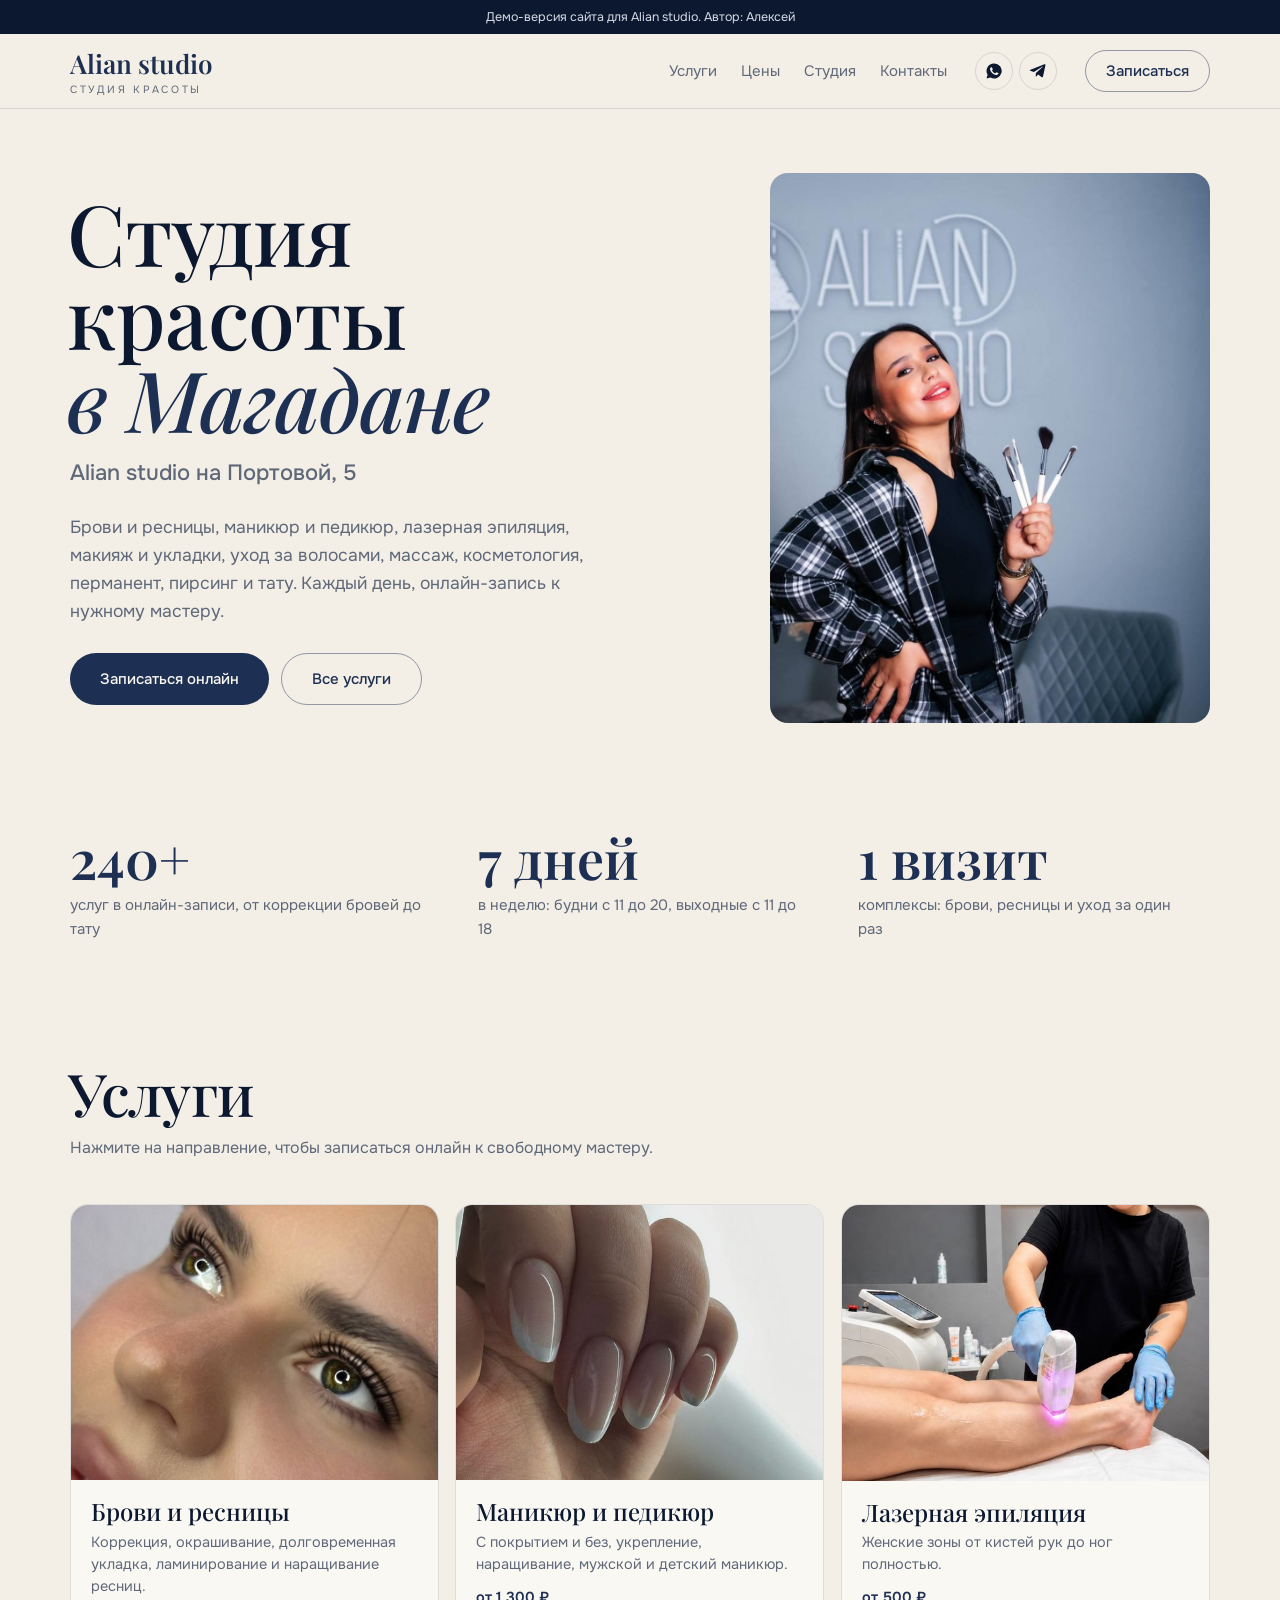
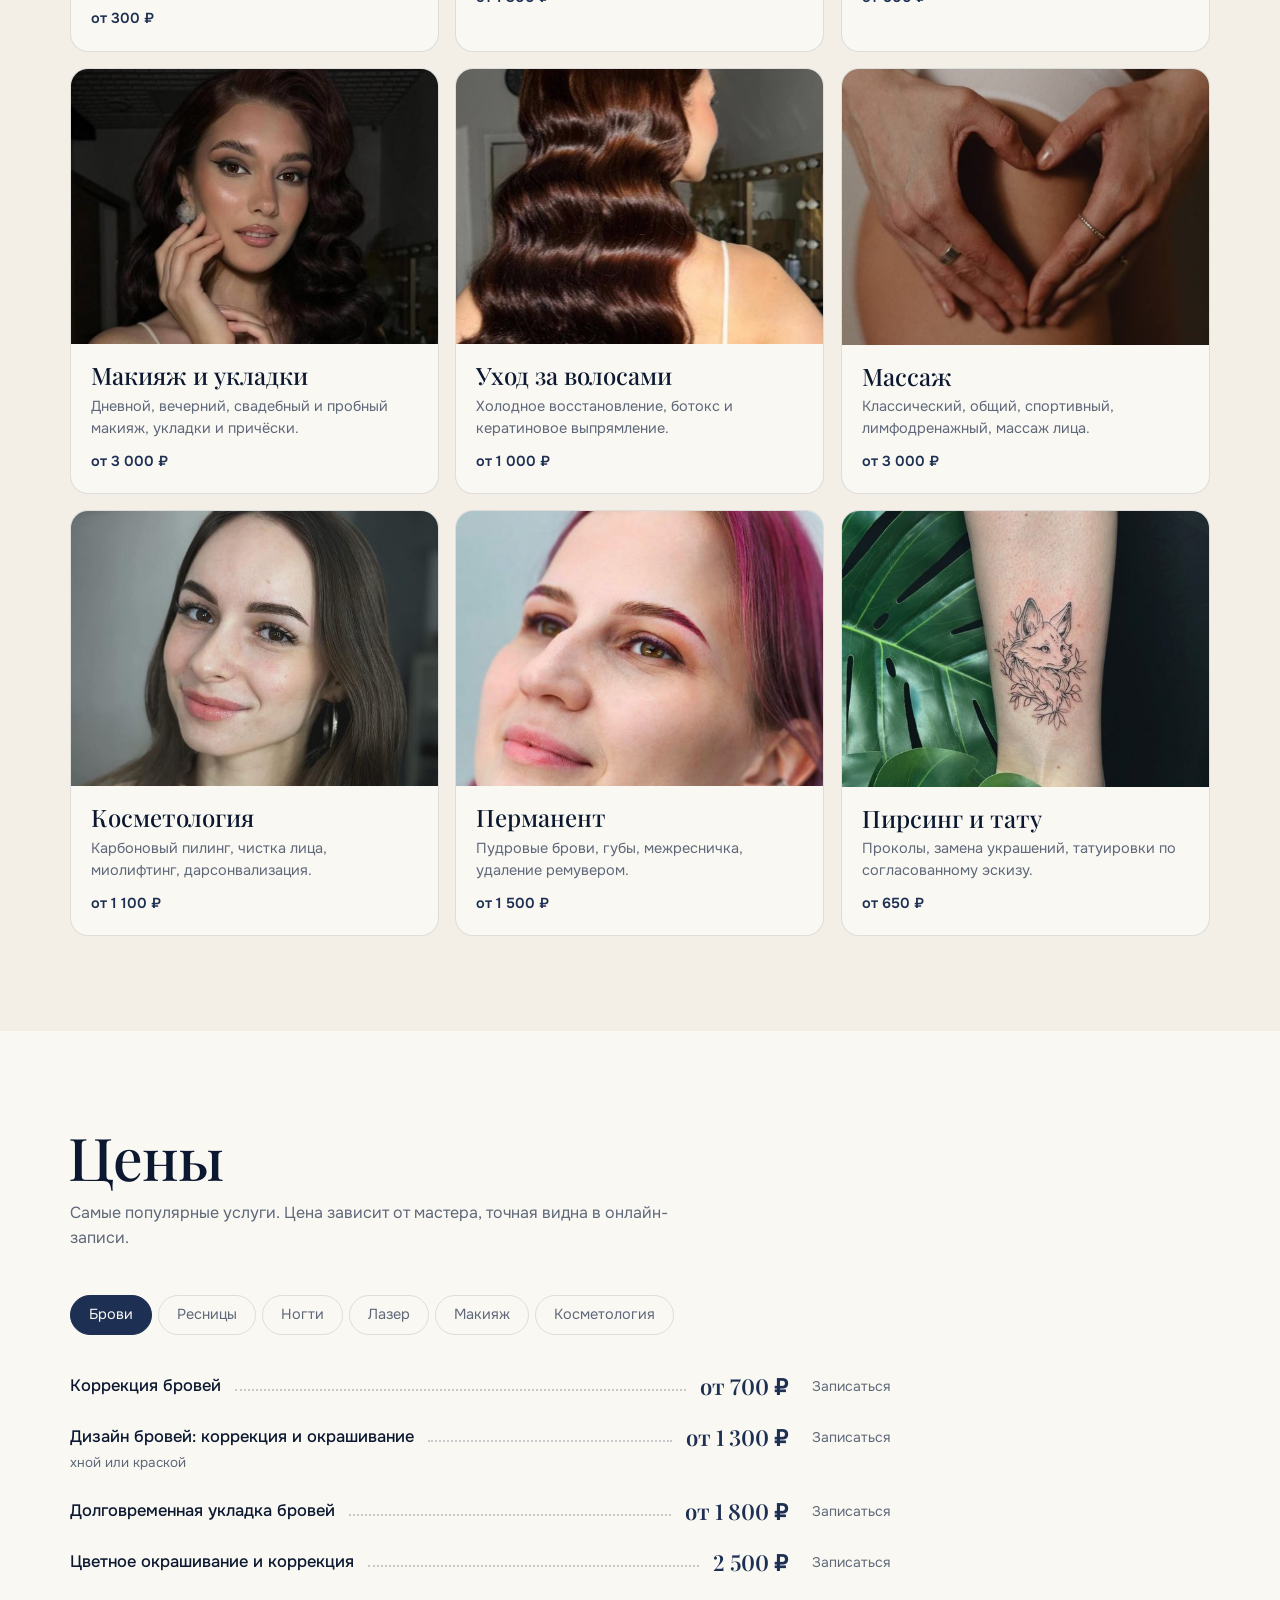
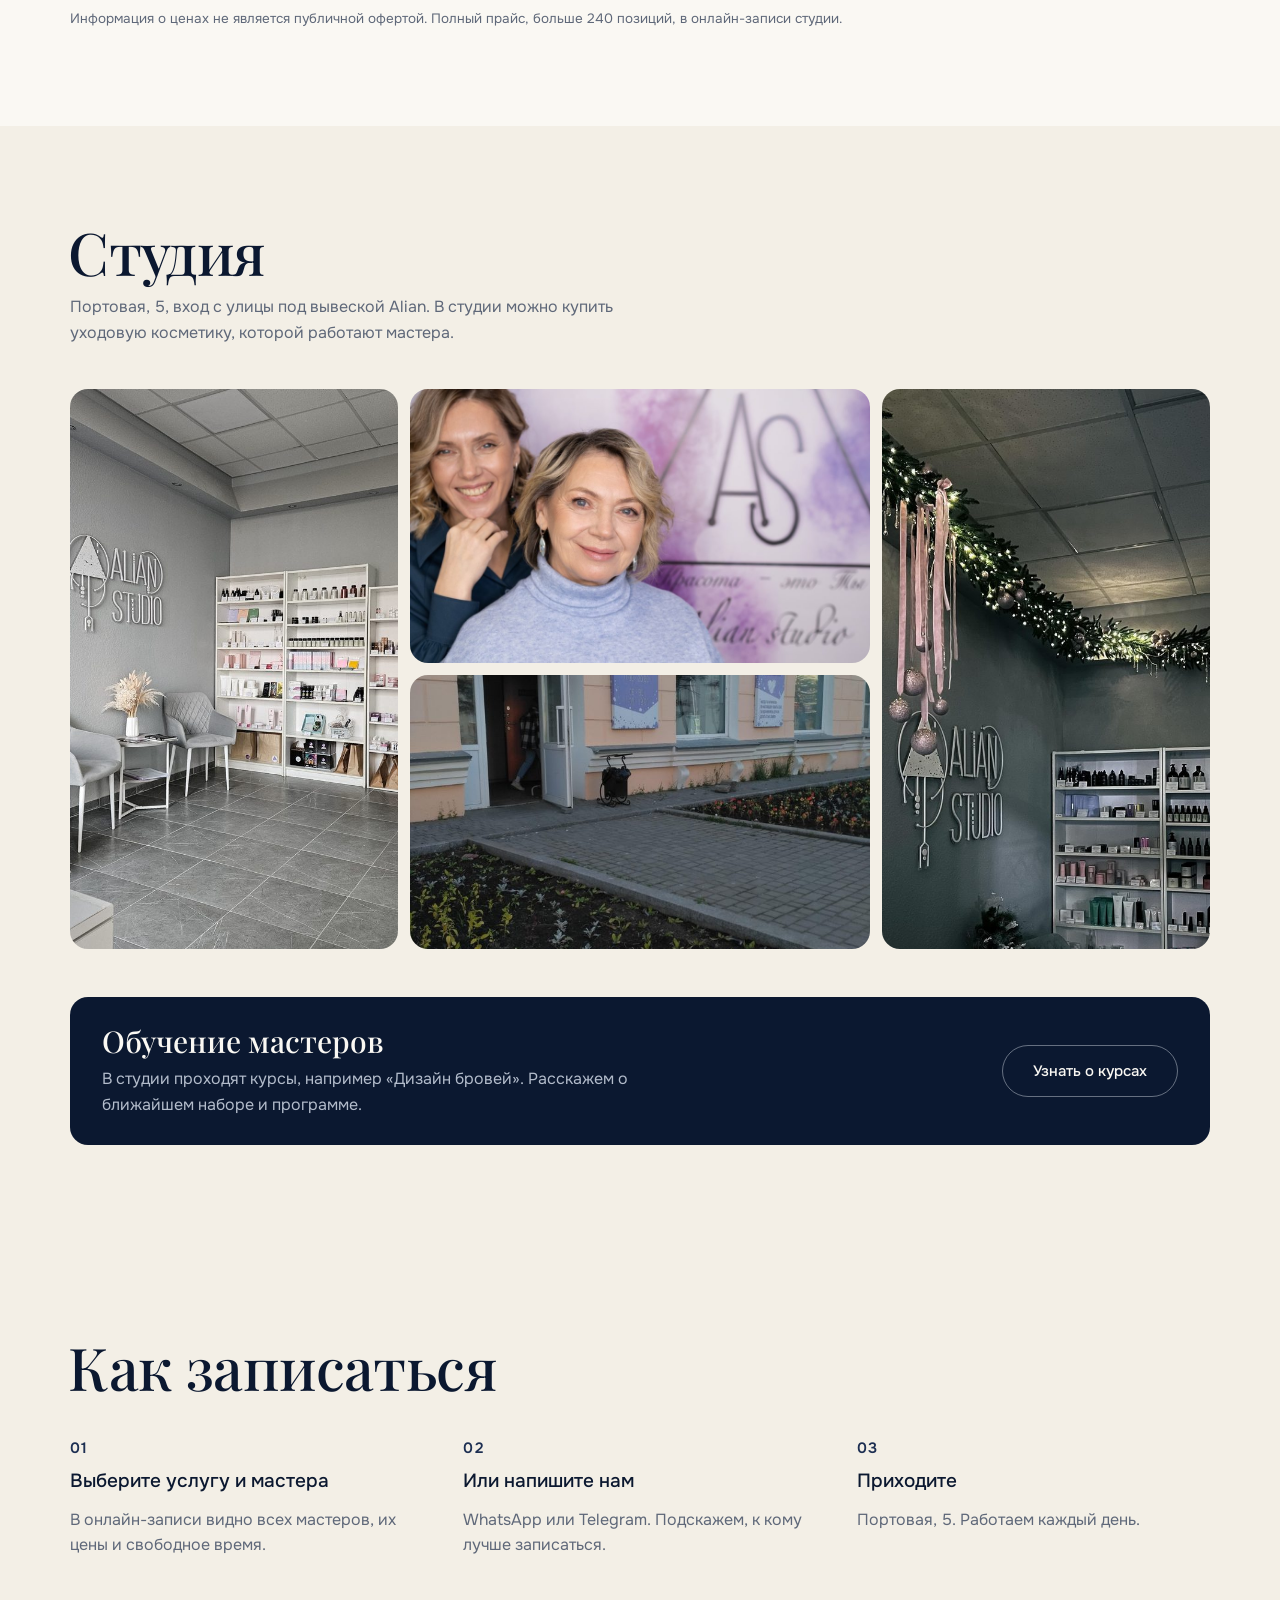
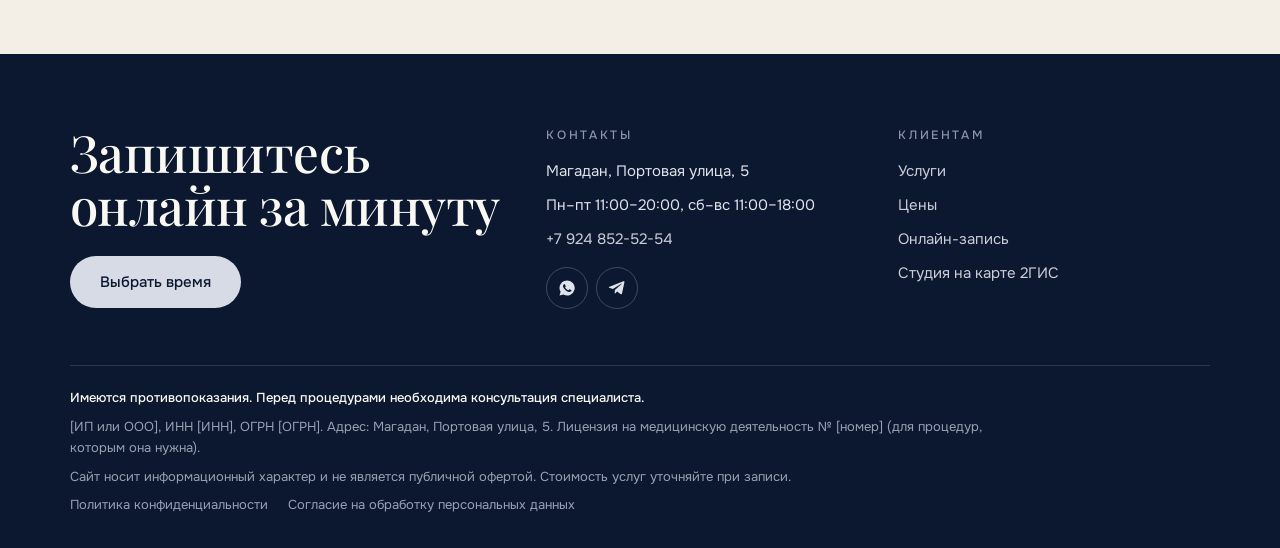
<file: index.html>
<!doctype html>
<html lang="ru">
<head>
<meta charset="utf-8">
<meta name="viewport" content="width=device-width, initial-scale=1">
<meta name="robots" content="noindex, nofollow">
<title>Alian studio: студия красоты в Магадане</title>
<meta name="description" content="Alian studio, Магадан, Портовая 5. Брови и ресницы, маникюр и педикюр, лазерная эпиляция, макияж, уход за волосами, массаж, косметология, перманент, пирсинг и тату. Онлайн-запись.">
<link rel="icon" href="data:image/svg+xml,%3Csvg xmlns='http://www.w3.org/2000/svg' viewBox='0 0 32 32'%3E%3Crect width='32' height='32' rx='16' fill='%231d2f52'/%3E%3Ctext x='16' y='21.5' text-anchor='middle' font-family='Georgia' font-size='15' fill='%23f3efe6'%3EA%3C/text%3E%3C/svg%3E">
<link rel="preconnect" href="https://fonts.googleapis.com">
<link rel="stylesheet" href="https://fonts.googleapis.com/css2?family=Playfair+Display:ital,wght@0,500;0,600;1,500&family=Onest:wght@400;500;600&display=swap">
<style>
/* Палитра «тёмно-синий и слоновая кость» под серо-голубую стену студии: светлая страница,
   тёмно-синие кнопки и подвал. Заголовки Playfair, текст Onest. */
:root {
  --bg: #f3efe6;
  --paper: #faf8f3;
  --ink: #0b1830;
  --muted: #5f6879;
  --line: rgba(11,24,48,.12);
  --wine: #1d2f52;
  --wine-deep: #0b1830;
  --champ: #8c96a8;
  --champ-l: #d6dbe5;
  --wa: #25d366; --tg: #2aabee; --vk: #0077ff;
  --f: "Onest", system-ui, -apple-system, "Segoe UI", sans-serif;
  --fd: "Playfair Display", Georgia, "Times New Roman", serif;
  --wrap: 1180px;
}
* { box-sizing: border-box }
html { scroll-behavior: smooth }
body { margin: 0; background: var(--bg); color: var(--ink); font: 400 16px/1.6 var(--f); -webkit-font-smoothing: antialiased }
img { display: block; max-width: 100% }
a { color: inherit }
button { font: inherit; color: inherit }
.wrap { max-width: var(--wrap); margin: 0 auto; padding-inline: 20px }
h1, h2, h3 { margin: 0; font-weight: 500; text-wrap: balance }
h1, h2 { font-family: var(--fd); letter-spacing: -0.01em }
.ico { width: 18px; height: 18px; flex: 0 0 auto; fill: currentColor }
.eyebrow { font-size: 12px; letter-spacing: .22em; text-transform: uppercase; color: var(--wine); font-weight: 500 }

.demo { background: var(--wine-deep); color: var(--champ-l); font-size: 12.5px; text-align: center; padding: 7px 16px }

header { position: sticky; top: 0; z-index: 30; background: rgba(243,239,230,.9); backdrop-filter: blur(12px); border-bottom: 1px solid var(--line) }
.bar { display: flex; align-items: center; gap: 28px; height: 74px }
.logo { text-decoration: none; display: grid; gap: 4px; line-height: 1; margin-right: auto }
.logo b { font: 600 26px var(--fd); color: var(--wine) }
.logo small { font-size: 10.5px; color: var(--muted); letter-spacing: .26em; text-transform: uppercase }
nav { display: flex; gap: 24px; font-size: 15px }
nav a { text-decoration: none; color: var(--muted); transition: color .2s }
nav a:hover { color: var(--ink) }
.icons { display: flex; gap: 6px }
.icons a { width: 38px; height: 38px; border-radius: 50%; display: grid; place-items: center; border: 1px solid var(--line); transition: border-color .2s, color .2s }
.icons a:hover { border-color: var(--wine); color: var(--wine) }
@media (max-width: 960px) { nav { display: none } .bar { gap: 12px } }
@media (max-width: 560px) { .icons .vk, .bar .btn-out { display: none } .logo b { font-size: 24px } }

.btn, .btn-out { display: inline-flex; align-items: center; justify-content: center; gap: 8px; height: 52px; padding: 0 30px; border-radius: 999px; font: 500 15px var(--f); text-decoration: none; cursor: pointer; white-space: nowrap; transition: background .25s, color .25s, transform .15s, box-shadow .25s, border-color .25s }
.btn { background: var(--wine); color: var(--paper); border: 0 }
.btn:hover { background: var(--wine-deep); box-shadow: 0 10px 30px rgba(29,47,82,.25) }
.btn-out { background: transparent; color: var(--wine); border: 1px solid rgba(29,47,82,.45) }
.btn-out:hover { background: var(--wine); color: var(--paper) }
.btn:active, .btn-out:active { transform: scale(.97) }
.bar .btn-out { height: 42px; padding: 0 20px }

/* первый экран */
.hero { display: grid; grid-template-columns: minmax(0, 1.1fr) minmax(0, .9fr); gap: 56px; align-items: center; padding-block: 64px 80px }
.hero-text { display: grid; gap: 24px }
.hero h1 { font-size: clamp(48px, 6.6vw, 94px); line-height: .98; margin-left: -0.035em }
.hero h1 em { font-style: italic; color: var(--wine) }
.hero .who { margin: -4px 0 0; font: 500 clamp(18px, 1.8vw, 22px)/1.35 var(--f) }
.hero p { margin: 0; font-size: 17.5px; color: var(--muted); max-width: 32em }
.cta { display: flex; flex-wrap: wrap; gap: 12px; margin-top: 4px }
.shot { position: relative; justify-self: end; width: min(100%, 440px) }
.shot .frame { position: relative; border-radius: 18px; overflow: hidden; aspect-ratio: 4 / 5 }
.shot .frame img { width: 100%; height: 100%; object-fit: cover }
.tag { position: absolute; left: -36px; bottom: 40px; background: var(--paper); border-radius: 18px; padding: 16px 20px; display: grid; gap: 2px; box-shadow: 0 20px 40px rgba(11,24,48,.18) }
.tag b { font: 600 32px/1 var(--fd); color: var(--wine) }
.tag span { font-size: 13px; line-height: 1.3; color: var(--muted) }
@media (max-width: 900px) {
  .hero { grid-template-columns: minmax(0, 1fr); gap: 40px; padding-block: 36px 56px }
  .shot { justify-self: center; width: min(100%, 380px) }
  .tag { left: -8px }
}

.facts { display: grid; grid-template-columns: repeat(3, minmax(0, 1fr)) }
.fact { padding: 28px 28px 26px; display: grid; gap: 8px; align-content: start }
.fact:first-child { padding-left: 0 }
.fact b { font: 600 clamp(36px, 4.2vw, 54px)/1 var(--fd); color: var(--wine) }
.fact span { color: var(--muted); font-size: 15px }
@media (max-width: 720px) { .facts { grid-template-columns: minmax(0, 1fr) } .fact { padding-inline: 0; padding-block: 14px } }

section { padding-block: 96px }
.sec-head { display: grid; gap: 12px; margin-bottom: 44px }
.sec-head h2 { font-size: clamp(38px, 4.6vw, 60px); line-height: 1.02; margin-left: -0.03em }
.sec-head p { margin: 0; color: var(--muted); max-width: 38em }

/* направления */
.dirs { display: grid; grid-template-columns: repeat(3, minmax(0, 1fr)); gap: 16px }
@media (max-width: 900px) { .dirs { grid-template-columns: repeat(2, minmax(0, 1fr)) } }
@media (max-width: 520px) { .dirs { grid-template-columns: minmax(0, 1fr) } }
.dir { position: relative; background: var(--paper); border: 1px solid var(--line); border-radius: 18px; overflow: hidden; display: flex; flex-direction: column; text-align: left; padding: 0; cursor: pointer; transition: border-color .3s, box-shadow .3s }
.dir:hover { border-color: rgba(29,47,82,.35); box-shadow: 0 14px 34px rgba(11,24,48,.10) }
.dir .ph { aspect-ratio: 4 / 3; overflow: hidden }
.dir .ph img { width: 100%; height: 100%; object-fit: cover; transition: transform .8s cubic-bezier(.2,.7,.2,1) }
.dir:hover .ph img { transform: scale(1.05) }
.dir .tx { padding: 18px 20px 20px; display: grid; gap: 6px }
.dir h3 { font: 500 24px/1.15 var(--fd) }
.dir p { margin: 0; color: var(--muted); font-size: 14.5px; line-height: 1.5 }
.dir .from { color: var(--wine); font-size: 14.5px; font-weight: 600; margin-top: 4px }

/* программы для двоих: тёмный блок */
.duo-sec { background: var(--wine-deep); color: var(--paper) }
.duo-sec .eyebrow { color: var(--champ) }
.duo-sec .sec-head p { color: #b3bccb }
.duo { display: grid; grid-template-columns: repeat(4, minmax(0, 1fr)); gap: 14px }
@media (max-width: 960px) { .duo { grid-template-columns: repeat(2, minmax(0, 1fr)) } }
@media (max-width: 520px) { .duo { grid-template-columns: minmax(0, 1fr) } }
.prog { position: relative; border: 1px solid rgba(214,219,229,.22); border-radius: 18px; padding: 26px 24px; display: flex; flex-direction: column; align-items: flex-start; gap: 10px; background: rgba(255,255,255,.03) }
.prog.top { border-color: var(--champ); background: rgba(184,154,122,.10) }
.prog .n { font-size: 12px; letter-spacing: .2em; text-transform: uppercase; color: var(--champ) }
.prog h3 { font: 500 26px/1.1 var(--fd) }
.prog .sum { font: 600 30px/1 var(--fd); color: var(--champ-l) }
.prog p { margin: 0 0 12px; color: #b3bccb; font-size: 14.5px }
.prog .btn-out { margin-top: auto; height: 44px; padding: 0 22px; color: var(--paper); border-color: rgba(214,219,229,.45) }
.prog .btn-out:hover { background: var(--champ); border-color: var(--champ); color: var(--wine-deep) }

/* прайс узкой колонкой: название и цена связаны точечной линией */
.tabs { display: flex; gap: 6px; flex-wrap: wrap; margin-bottom: 26px }
.tabs button { border: 1px solid var(--line); background: transparent; height: 40px; padding: 0 18px; border-radius: 999px; font-size: 14.5px; cursor: pointer; white-space: nowrap; color: var(--muted); transition: background .2s, color .2s, border-color .2s }
.tabs button:hover { color: var(--ink); border-color: rgba(11,24,48,.3) }
.tabs button[aria-selected="true"] { background: var(--wine); border-color: var(--wine); color: var(--paper) }
.plist { max-width: 820px }
.pr { display: grid; grid-template-columns: auto minmax(28px, 1fr) auto auto; column-gap: 14px; align-items: start; padding-block: 13px }
.pr .nm { max-width: 30em; font-weight: 500; font-size: 16.5px; line-height: 1.45 }
.pr small { grid-column: 1 / 3; grid-row: 2; color: var(--muted); font-size: 13.5px; margin-top: 2px }
.pr .lead { height: 17px; border-bottom: 2px dotted rgba(11,24,48,.22) }
.pr .sum { font: 600 22px/24px var(--fd); color: var(--wine); white-space: nowrap; font-variant-numeric: lining-nums tabular-nums }
.pr button { border: 0; background: none; color: var(--muted); font-size: 14px; line-height: 24px; cursor: pointer; padding: 0; margin-left: 10px; border-bottom: 1px solid transparent; transition: color .2s, border-color .2s }
.pr button:hover { color: var(--wine); border-color: var(--wine) }
@media (max-width: 600px) { .pr { grid-template-columns: minmax(0, auto) minmax(16px, 1fr) auto; row-gap: 4px } .pr small { grid-column: 1 / -1 } .pr button { grid-column: 1; grid-row: 3; margin-left: 0; justify-self: start } }
.p-note { margin: 20px 0 0; font-size: 13.5px; color: var(--muted); max-width: 820px }

/* атмосфера */
.gal { display: grid; grid-template-columns: 1fr 1.4fr 1fr; grid-template-rows: 1fr 1fr; gap: 12px; height: 560px }
.gal div { border-radius: 18px; overflow: hidden }
.gal div:first-child { grid-row: span 2 } .gal div:nth-child(3) { grid-column: 3; grid-row: 1 / 3 } .gal div:nth-child(4) { grid-column: 2; grid-row: 2 }
.gal img { width: 100%; height: 100%; object-fit: cover; transition: transform .8s cubic-bezier(.2,.7,.2,1) }
.gal div:hover img { transform: scale(1.04) }
@media (max-width: 760px) { .gal { grid-template-columns: 1fr 1fr; grid-template-rows: 260px 200px; height: auto } .gal div:nth-child(n) { grid-column: auto; grid-row: auto } }

.steps { display: grid; grid-template-columns: repeat(3, minmax(0, 1fr)); gap: 40px }
@media (max-width: 800px) { .steps { grid-template-columns: minmax(0, 1fr); gap: 28px } }
.step { display: grid; gap: 10px; align-content: start }
.step .n { font: 600 15px/1 var(--f); color: var(--wine); letter-spacing: .08em }
.step h3 { font-size: 19px; font-weight: 500 }
.step p { margin: 0; color: var(--muted) }

footer { background: var(--wine-deep); color: #dfe3ea; padding-block: 72px 32px }
footer a { color: inherit }
.f-top { display: grid; grid-template-columns: 1.4fr 1fr 1fr; gap: 40px; align-items: start }
@media (max-width: 860px) { .f-top { grid-template-columns: minmax(0, 1fr) } }
.f-top h2 { font-size: clamp(36px, 4vw, 52px); line-height: 1.04; color: var(--paper) }
.f-top .btn { margin-top: 24px; background: var(--champ-l); color: var(--wine-deep) }
.f-top .btn:hover { background: var(--paper) }
.fcol { display: grid; gap: 10px; font-size: 15px; align-content: start }
.fcol h4 { margin: 0 0 4px; font-size: 12px; letter-spacing: .22em; text-transform: uppercase; color: var(--champ); font-weight: 500 }
.fcol a { text-decoration: none; opacity: .9 }
.fcol a:hover { opacity: 1; color: var(--champ-l) }
.soc { display: flex; gap: 8px; margin-top: 6px }
.soc a { width: 42px; height: 42px; border-radius: 50%; display: grid; place-items: center; border: 1px solid rgba(214,219,229,.25); opacity: 1 }
.soc a:hover { border-color: var(--champ); color: var(--champ-l) }
.legal { border-top: 1px solid rgba(214,219,229,.16); margin-top: 56px; padding-top: 22px; display: grid; gap: 8px; font-size: 13px; color: #98a1b2 }
.legal p { margin: 0; max-width: 72em }
.legal strong { color: var(--paper); font-weight: 500 }
.legal nav { display: flex; gap: 20px; flex-wrap: wrap; font-size: 13px }
.legal nav a { color: #98a1b2 }

/* окно записи */
.sheet-bg { position: fixed; inset: 0; background: rgba(11,24,48,.45); z-index: 50; opacity: 0; pointer-events: none; transition: opacity .25s }
.sheet { position: fixed; left: 50%; bottom: 0; z-index: 51; width: min(440px, 100%); transform: translate(-50%, 104%); background: var(--paper); border-radius: 24px 24px 0 0; padding: 22px 22px calc(22px + env(safe-area-inset-bottom, 0px)); transition: transform .35s cubic-bezier(.2,.8,.2,1) }
@media (min-width: 700px) { .sheet { bottom: 50%; border-radius: 24px; transform: translate(-50%, 60%) scale(.96); opacity: 0; transition: transform .3s cubic-bezier(.2,.8,.2,1), opacity .25s } }
.open .sheet-bg { opacity: 1; pointer-events: auto }
.sheet { pointer-events: none } .open .sheet { pointer-events: auto } /* скрытое окно не должно ловить мышь */
.open .sheet { transform: translate(-50%, 0) }
@media (min-width: 700px) { .open .sheet { transform: translate(-50%, 50%) scale(1); opacity: 1 } }
.sheet-top { display: flex; gap: 12px; align-items: start; margin-bottom: 18px }
.sheet-top b { display: block; font: 500 26px/1.15 var(--fd); margin-top: 4px }
.x { margin-left: auto; width: 36px; height: 36px; border-radius: 50%; border: 1px solid var(--line); background: transparent; cursor: pointer; font-size: 16px; line-height: 1; flex: 0 0 auto }
.via { display: grid; gap: 8px }
.via a, .via button { display: flex; align-items: center; gap: 12px; height: 54px; padding: 0 16px; border-radius: 999px; border: 1px solid var(--line); background: transparent; text-decoration: none; font-weight: 500; font-size: 16px; cursor: pointer; transition: border-color .2s, background .2s }
.via a:hover, .via button:hover { border-color: var(--wine); background: rgba(29,47,82,.04) }
.via .badge { width: 32px; height: 32px; border-radius: 50%; display: grid; place-items: center; color: #fff }
.via .hint { margin-left: auto; color: var(--muted); font-weight: 400; font-size: 13px }
.note { font-size: 12.5px; color: var(--muted); margin: 14px 0 0 }
.note a { color: var(--muted) }
.toast { position: fixed; left: 50%; top: 18px; transform: translate(-50%, -80px); background: var(--wine); color: var(--paper); padding: 10px 18px; border-radius: 999px; z-index: 60; font-size: 14px; transition: transform .3s }
.toast.on { transform: translate(-50%, 0) }

.mbar { display: none }
@media (max-width: 680px) {
  .mbar { display: flex; gap: 8px; position: fixed; left: 12px; right: 12px; bottom: calc(env(safe-area-inset-bottom, 0px) + 12px); z-index: 40 }
  .mbar .btn { flex: 1; height: 54px; box-shadow: 0 10px 28px rgba(11,24,48,.3) }
  .mbar .sq { flex: 0 0 54px; height: 54px; border-radius: 50%; display: grid; place-items: center; color: #fff; box-shadow: 0 10px 28px rgba(11,24,48,.3) }
  footer { padding-bottom: 100px }
}

/* наклон за курсором */
.tilt { will-change: transform; transition: transform .5s cubic-bezier(.2,.7,.2,1) }
.tilt.moving { transition: transform .08s linear }
.tilt::after { content: ""; position: absolute; inset: 0; border-radius: inherit; pointer-events: none; opacity: 0; transition: opacity .3s;
  background: radial-gradient(circle 240px at var(--gx, 50%) var(--gy, 50%), rgba(255,255,255,.22), transparent 60%) }
.tilt.moving::after { opacity: 1 }

/* проявление: быстро, шапка раздела целиком */
.js .rise { opacity: 0; transform: translateY(18px); transition: opacity .5s ease, transform .5s cubic-bezier(.2,.7,.2,1) }
.js .rise.in { opacity: 1; transform: none }
.js .unblur { opacity: 0; filter: blur(6px); transform: translateY(6px); transition: opacity .3s ease, filter .3s ease, transform .3s cubic-bezier(.2,.7,.2,1) }
.js .unblur.in { opacity: 1; filter: blur(0); transform: none }
@keyframes up { from { opacity: 0; transform: translateY(22px) } to { opacity: 1; transform: none } }
@keyframes clear { from { opacity: 0; filter: blur(10px) } to { opacity: 1; filter: blur(0) } }
.hero-text > * { animation: up .7s cubic-bezier(.2,.7,.2,1) both }
.hero h1 { animation: clear .7s ease both }
.hero-text > *:nth-child(2) { animation-delay: .15s } .hero-text > *:nth-child(3) { animation-delay: .25s } .hero-text > *:nth-child(4) { animation-delay: .35s }
.shot .frame img { animation: clear .9s ease .1s both }
@media (prefers-reduced-motion: reduce) {
  *, *::before, *::after { animation: none !important; transition: none !important }
  .js .rise, .js .unblur { opacity: 1; transform: none; filter: none }
}
:focus-visible { outline: 2px solid var(--wine); outline-offset: 3px }
.price-sec { background: var(--paper) }
.via .main { background: var(--wine); color: var(--paper); border-color: var(--wine) }
.via .main:hover { background: var(--wine-deep) }
.via .main .hint { color: #b3bccb }
.dir .ph { aspect-ratio: 4 / 3 }
.dir { text-decoration: none; color: inherit }
.learn { margin-top: 48px; padding: 28px 32px; border-radius: 18px; background: var(--wine-deep); color: var(--paper); display: flex; gap: 24px; align-items: center; justify-content: space-between }
.learn h3 { font: 500 30px/1.1 var(--fd) }
.learn p { margin: 8px 0 0; color: #b3bccb; max-width: 36em }
.learn .btn-out { color: var(--paper); border-color: rgba(214,219,229,.45); flex: 0 0 auto }
.learn .btn-out:hover { background: var(--paper); color: var(--wine-deep) }
@media (max-width: 700px) { .learn { flex-direction: column; align-items: flex-start } }
</style>
</head>
<body>

<svg width="0" height="0" style="position:absolute" aria-hidden="true">
  <symbol id="i-wa" viewBox="0 0 24 24"><path d="M12 2a9.9 9.9 0 0 0-8.5 15L2 22l5.2-1.4A10 10 0 1 0 12 2Zm5.4 14c-.2.6-1.3 1.2-1.8 1.3-.5 0-1 .2-3.2-.7-2.7-1.1-4.4-3.9-4.6-4.1-.1-.2-1.1-1.5-1.1-2.8 0-1.4.7-2 1-2.3.2-.3.5-.3.7-.3h.5c.2 0 .4 0 .6.5l.8 2c.1.2.1.4 0 .5l-.3.5-.4.4c-.1.1-.3.3-.1.6.2.3.8 1.2 1.6 1.9 1.1 1 2 1.3 2.3 1.4.3.2.5.1.6 0l.9-1c.2-.3.4-.2.6-.1l1.9.9c.3.1.5.2.5.3.1.2.1.8-.1 1.4Z"/></symbol>
  <symbol id="i-tg" viewBox="0 0 24 24"><path d="m21.9 4.4-3.2 15c-.2 1.1-.9 1.3-1.7.8l-4.8-3.5-2.3 2.2c-.3.3-.5.5-1 .5l.3-4.9 8.9-8c.4-.4-.1-.6-.6-.2l-11 6.9-4.7-1.5c-1-.3-1-1 .2-1.5L20.5 3c.9-.3 1.7.2 1.4 1.4Z"/></symbol>
  <symbol id="i-vk" viewBox="0 0 24 24"><path d="M12.9 18.2C6.8 18.2 3.3 14 3.1 7h3.1c.1 5.1 2.4 7.3 4.2 7.7V7h2.9v4.4c1.8-.2 3.7-2.2 4.3-4.4h2.9a8.6 8.6 0 0 1-3.9 5.6 9 9 0 0 1 4.6 5.6h-3.2a5.6 5.6 0 0 0-4.7-4v4h-.4Z"/></symbol>
  <symbol id="i-tel" viewBox="0 0 24 24"><path d="M6.6 10.8a15.1 15.1 0 0 0 6.6 6.6l2.2-2.2c.3-.3.7-.4 1-.2 1.1.4 2.3.6 3.6.6.6 0 1 .4 1 1V20c0 .6-.4 1-1 1A17 17 0 0 1 3 4c0-.6.4-1 1-1h3.5c.6 0 1 .4 1 1 0 1.2.2 2.4.6 3.6.1.3 0 .7-.2 1l-2.3 2.2Z"/></symbol>
  <symbol id="i-cal" viewBox="0 0 24 24"><path d="M7 2h2v2h6V2h2v2h3a1 1 0 0 1 1 1v15a1 1 0 0 1-1 1H4a1 1 0 0 1-1-1V5a1 1 0 0 1 1-1h3V2Zm12 8H5v9h14v-9ZM7 12h4v4H7v-4Z"/></symbol>
</svg>

<div class="demo">Демо-версия сайта для Alian studio. Автор: Алексей</div>

<header>
  <div class="wrap bar">
    <a class="logo" href="#top"><b>Alian studio</b><small>студия красоты</small></a>
    <nav aria-label="Разделы"><a href="#dirs">Услуги</a><a href="#prices">Цены</a><a href="#studio">Студия</a><a href="#contacts">Контакты</a></nav>
    <div class="icons">
      <a href="https://wa.me/79248525254" target="_blank" rel="noopener" aria-label="WhatsApp"><svg class="ico"><use href="#i-wa"/></svg></a>
      <a href="https://t.me/alianstudio" target="_blank" rel="noopener" aria-label="Telegram"><svg class="ico"><use href="#i-tg"/></svg></a>
    </div>
    <a class="btn-out" href="https://b92463.yclients.com/company/105997/personal/select-services?o=" target="_blank" rel="noopener">Записаться</a>
  </div>
</header>

<main id="top">
  <div class="wrap hero">
    <div class="hero-text">
      <h1>Студия красоты <em>в&nbsp;Магадане</em></h1>
      <p class="who">Alian studio на Портовой,&nbsp;5</p>
      <p>Брови и ресницы, маникюр и педикюр, лазерная эпиляция, макияж и укладки, уход за волосами, массаж, косметология, перманент, пирсинг и тату. Каждый день, онлайн-запись к нужному мастеру.</p>
      <div class="cta">
        <a class="btn" href="https://b92463.yclients.com/company/105997/personal/select-services?o=" target="_blank" rel="noopener">Записаться онлайн</a>
        <a class="btn-out" href="#dirs">Все услуги</a>
      </div>
    </div>
    <div class="shot">
      <div class="frame"><img src="img/hero.jpg" alt="Мастер Alian studio"></div>
    </div>
  </div>

  <div class="wrap">
    <div class="facts">
      <div class="fact rise"><b>240+</b><span>услуг в онлайн-записи, от коррекции бровей до тату</span></div>
      <div class="fact rise"><b>7 дней</b><span>в неделю: будни с 11 до 20, выходные с 11 до 18</span></div>
      <div class="fact rise"><b>1 визит</b><span>комплексы: брови, ресницы и уход за один раз</span></div>
    </div>
  </div>

  <section id="dirs">
    <div class="wrap">
      <div class="sec-head"><h2 class="unblur">Услуги</h2><p class="rise">Нажмите на направление, чтобы записаться онлайн к свободному мастеру.</p></div>
      <div class="dirs" id="dirs-list"></div>
    </div>
  </section>

  <section class="price-sec" id="prices">
    <div class="wrap">
      <div class="sec-head"><h2 class="unblur">Цены</h2><p class="rise">Самые популярные услуги. Цена зависит от мастера, точная видна в онлайн-записи.</p></div>
      <div class="tabs" role="tablist" id="tabs"></div>
      <div class="plist" id="plist"></div>
      <p class="p-note">Информация о ценах не является публичной офертой. Полный прайс, больше 240 позиций, в онлайн-записи студии.</p>
    </div>
  </section>

  <section id="studio">
    <div class="wrap">
      <div class="sec-head"><h2 class="unblur">Студия</h2><p class="rise">Портовая, 5, вход с улицы под вывеской Alian. В студии можно купить уходовую косметику, которой работают мастера.</p></div>
      <div class="gal rise">
        <div><img src="img/g_hall.jpg" alt="Зона ожидания" loading="lazy"></div>
        <div><img src="img/g_team.jpg" alt="Мастера студии" loading="lazy"></div>
        <div><img src="img/g_shop.jpg" alt="Витрина с косметикой" loading="lazy"></div>
        <div><img src="img/g_facade.jpg" alt="Вход в студию" loading="lazy"></div>
      </div>
      <div class="learn rise">
        <div>
          <h3>Обучение мастеров</h3>
          <p>В студии проходят курсы, например «Дизайн бровей». Расскажем о ближайшем наборе и программе.</p>
        </div>
        <button class="btn-out" type="button" data-book="Обучение мастеров">Узнать о курсах</button>
      </div>
    </div>
  </section>

  <section class="steps-sec" id="how">
    <div class="wrap">
      <div class="sec-head"><h2 class="unblur">Как записаться</h2></div>
      <div class="steps">
        <div class="step rise"><span class="n">01</span><h3>Выберите услугу и мастера</h3><p>В онлайн-записи видно всех мастеров, их цены и свободное время.</p></div>
        <div class="step rise"><span class="n">02</span><h3>Или напишите нам</h3><p>WhatsApp или Telegram. Подскажем, к кому лучше записаться.</p></div>
        <div class="step rise"><span class="n">03</span><h3>Приходите</h3><p>Портовая, 5. Работаем каждый день.</p></div>
      </div>
    </div>
  </section>
</main>

<footer id="contacts">
  <div class="wrap">
    <div class="f-top">
      <div>
        <h2>Запишитесь онлайн за&nbsp;минуту</h2>
        <a class="btn" href="https://b92463.yclients.com/company/105997/personal/select-services?o=" target="_blank" rel="noopener">Выбрать время</a>
      </div>
      <div class="fcol">
        <h4>Контакты</h4>
        <span>Магадан, Портовая улица, 5</span>
        <span>Пн–пт 11:00–20:00, сб–вс 11:00–18:00</span>
        <a href="tel:+79248525254">+7 924 852-52-54</a>
        <div class="soc">
          <a href="https://wa.me/79248525254" target="_blank" rel="noopener" aria-label="WhatsApp"><svg class="ico"><use href="#i-wa"/></svg></a>
          <a href="https://t.me/alianstudio" target="_blank" rel="noopener" aria-label="Telegram"><svg class="ico"><use href="#i-tg"/></svg></a>
        </div>
      </div>
      <div class="fcol">
        <h4>Клиентам</h4>
        <a href="#dirs">Услуги</a>
        <a href="#prices">Цены</a>
        <a href="https://b92463.yclients.com/company/105997/personal/select-services?o=" target="_blank" rel="noopener">Онлайн-запись</a>
        <a href="https://2gis.ru/magadan/firm/70000001033114354" target="_blank" rel="noopener">Студия на карте 2ГИС</a>
      </div>
    </div>
    <div class="legal">
      <p><strong>Имеются противопоказания. Перед процедурами необходима консультация специалиста.</strong></p>
      <p>[ИП или ООО], ИНН [ИНН], ОГРН [ОГРН]. Адрес: Магадан, Портовая улица, 5. Лицензия на медицинскую деятельность № [номер] (для процедур, которым она нужна).</p>
      <p>Сайт носит информационный характер и не является публичной офертой. Стоимость услуг уточняйте при записи.</p>
      <nav aria-label="Документы"><a href="privacy.html">Политика конфиденциальности</a><a href="consent.html">Согласие на обработку персональных данных</a></nav>
    </div>
  </div>
</footer>

<div class="mbar">
  <a class="btn" href="https://b92463.yclients.com/company/105997/personal/select-services?o=" target="_blank" rel="noopener">Записаться онлайн</a>
  <a class="sq" style="background:var(--wa)" href="https://wa.me/79248525254" target="_blank" rel="noopener" aria-label="WhatsApp"><svg class="ico"><use href="#i-wa"/></svg></a>
  <a class="sq" style="background:var(--wine)" href="tel:+79248525254" aria-label="Позвонить"><svg class="ico"><use href="#i-tel"/></svg></a>
</div>

<div id="order" aria-hidden="true">
  <div class="sheet-bg" data-close></div>
  <div class="sheet" role="dialog" aria-modal="true" aria-labelledby="o-name">
    <div class="sheet-top">
      <b id="o-name"></b>
      <button class="x" data-close aria-label="Закрыть">&#x2715;</button>
    </div>
    <div class="via">
      <a class="main" href="https://b92463.yclients.com/company/105997/personal/select-services?o=" target="_blank" rel="noopener"><span class="badge" style="background:rgba(255,255,255,.15)"><svg class="ico"><use href="#i-cal"/></svg></span>Онлайн-запись<span class="hint">выбрать мастера</span></a>
      <a id="o-wa" target="_blank" rel="noopener"><span class="badge" style="background:var(--wa)"><svg class="ico"><use href="#i-wa"/></svg></span>WhatsApp<span class="hint">текст уже готов</span></a>
      <button id="o-tg" type="button"><span class="badge" style="background:var(--tg)"><svg class="ico"><use href="#i-tg"/></svg></span>Telegram<span class="hint">скопируем текст</span></button>
      <a href="tel:+79248525254"><span class="badge" style="background:var(--wine)"><svg class="ico"><use href="#i-tel"/></svg></span>Позвонить<span class="hint">+7 924 852-52-54</span></a>
    </div>
    <p class="note">Записываясь, вы соглашаетесь с <a href="privacy.html">политикой конфиденциальности</a> и <a href="consent.html">обработкой персональных данных</a>.</p>
  </div>
</div>
<div class="toast" id="toast"></div>

<script>
document.documentElement.classList.add("js");
// Направления и цены: из онлайн-записи студии в YCLIENTS (октябрь 2026). Цена «от» - минимальная среди мастеров.
const YCL = "https://b92463.yclients.com/company/105997/personal/select-services?o=";
const DIRS = [
  { img: "brows.jpg", name: "Брови и ресницы", text: "Коррекция, окрашивание, долговременная укладка, ламинирование и наращивание ресниц.", from: 300 },
  { img: "nails.jpg", name: "Маникюр и педикюр", text: "С покрытием и без, укрепление, наращивание, мужской и детский маникюр.", from: 1300 },
  { img: "laser.jpg", name: "Лазерная эпиляция", text: "Женские зоны от кистей рук до ног полностью.", from: 500 },
  { img: "makeup.jpg", name: "Макияж и укладки", text: "Дневной, вечерний, свадебный и пробный макияж, укладки и причёски.", from: 3000 },
  { img: "hair.jpg", name: "Уход за волосами", text: "Холодное восстановление, ботокс и кератиновое выпрямление.", from: 1000 },
  { img: "massage.jpg", name: "Массаж", text: "Классический, общий, спортивный, лимфодренажный, массаж лица.", from: 3000 },
  { img: "cosmo.jpg", name: "Косметология", text: "Карбоновый пилинг, чистка лица, миолифтинг, дарсонвализация.", from: 1100 },
  { img: "pm.jpg", name: "Перманент", text: "Пудровые брови, губы, межресничка, удаление ремувером.", from: 1500 },
  { img: "tattoo.jpg", name: "Пирсинг и тату", text: "Проколы, замена украшений, татуировки по согласованному эскизу.", from: 650 },
];
const PRICES = {
  "Брови": [
    ["Коррекция бровей", 700, "", true],
    ["Дизайн бровей: коррекция и окрашивание", 1300, "хной или краской", true],
    ["Долговременная укладка бровей", 1800, "", true],
    ["Цветное окрашивание и коррекция", 2500],
  ],
  "Ресницы": [
    ["Окрашивание ресниц", 400, "", true],
    ["Ламинирование и окрашивание ресниц", 3100, "", true],
    ["Классическое наращивание", 3500],
    ["Наращивание 2D", 4200],
  ],
  "Ногти": [
    ["Маникюр без покрытия", 1900],
    ["Маникюр с однотонным покрытием", 2900, "", true],
    ["Маникюр, покрытие и наращивание", 3400, "", true],
    ["Педикюр с покрытием", 3800],
  ],
  "Лазер": [
    ["Кисти рук", 600],
    ["Подмышечные впадины", 1500],
    ["Руки полностью", 2300],
    ["Голени или бёдра", 3100],
    ["Ноги полностью", 4600],
  ],
  "Макияж": [
    ["Экспресс-макияж", 4000],
    ["Дневной или вечерний макияж", 5500],
    ["Свадебный макияж", 6500],
    ["Укладка или причёска", 3000],
  ],
  "Косметология": [
    ["Дарсонвализация лица", 1100],
    ["Миолифтинг с уходом", 3000],
    ["Карбоновый пилинг лица с уходом", 3800],
    ["Чистка лица: ультразвук и комбинированная", 3800],
  ],
};
const WA = "79248525254";
const rub = n => n.toLocaleString("ru-RU") + " ₽";

document.getElementById("dirs-list").innerHTML = DIRS.map(d => `
  <a class="dir rise" href="${YCL}" target="_blank" rel="noopener">
    <div class="ph"><img src="img/${d.img}" alt="" loading="lazy"></div>
    <div class="tx"><h3>${d.name}</h3><p>${d.text}</p><span class="from">от ${rub(d.from)}</span></div>
  </a>`).join("");

const tabs = document.getElementById("tabs");
tabs.innerHTML = Object.keys(PRICES).map((k, i) => `<button role="tab" aria-selected="${i === 0}" data-tab="${k}">${k}</button>`).join("");
function showTab(k) {
  tabs.querySelectorAll("button").forEach(b => b.setAttribute("aria-selected", b.dataset.tab === k));
  document.getElementById("plist").innerHTML = PRICES[k].map(([n, s, sub, from]) => `
    <div class="pr"><span class="nm">${n}</span><span class="lead" aria-hidden="true"></span><span class="sum">${from ? "от " : ""}${rub(s)}</span>
    <button type="button" data-book="${n}">Записаться</button>${sub ? `<small>${sub}</small>` : ""}</div>`).join("");
}
tabs.addEventListener("click", e => { const b = e.target.closest("[data-tab]"); if (b) showTab(b.dataset.tab) });
showTab("Брови");

// шапка раздела проявляется целиком, как только появилась её верхушка
const show = el => { el.classList.add("in"); el.querySelectorAll(".rise, .unblur").forEach(c => c.classList.add("in")) };
const io = "IntersectionObserver" in window ? new IntersectionObserver(es => es.forEach(e => {
  if (e.isIntersecting) { show(e.target); io.unobserve(e.target) }
}), { threshold: .1 }) : null;
const heads = [...document.querySelectorAll(".sec-head")];
heads.forEach(el => io ? io.observe(el) : show(el));
document.querySelectorAll(".rise, .unblur").forEach(el => { if (!heads.some(h => h.contains(el))) io ? io.observe(el) : el.classList.add("in") });

// наклон карточек за курсором (только где есть мышь)
if (matchMedia("(hover: hover) and (pointer: fine)").matches && !matchMedia("(prefers-reduced-motion: reduce)").matches) {
  const MAXDEG = 6;
  document.querySelectorAll(".dir, .shot .frame").forEach(el => {
    el.classList.add("tilt");
    el.addEventListener("mousemove", e => {
      const b = el.getBoundingClientRect();
      const px = (e.clientX - b.left) / b.width, py = (e.clientY - b.top) / b.height;
      el.classList.add("moving");
      el.style.transform = `perspective(900px) rotateX(${((.5 - py) * MAXDEG).toFixed(2)}deg) rotateY(${((px - .5) * MAXDEG).toFixed(2)}deg)`;
      el.style.setProperty("--gx", px * 100 + "%");
      el.style.setProperty("--gy", py * 100 + "%");
    });
    el.addEventListener("mouseleave", () => { el.classList.remove("moving"); el.style.transform = "" });
  });
}

const box = document.getElementById("order");
let msg = "";
function toast(t) { const el = document.getElementById("toast"); el.textContent = t; el.classList.add("on"); setTimeout(() => el.classList.remove("on"), 2200) }
async function copyText() { try { await navigator.clipboard.writeText(msg); return true } catch { return false } }
function openBook(what) {
  msg = what === "Обучение мастеров" ? "Здравствуйте! Хочу узнать о курсах для мастеров." : `Здравствуйте! Хочу записаться: ${what}.`;
  document.getElementById("o-name").textContent = what;
  document.getElementById("o-wa").href = `https://wa.me/${WA}?text=${encodeURIComponent(msg)}`;
  box.classList.add("open"); box.setAttribute("aria-hidden", "false");
}
function closeBook() { box.classList.remove("open"); box.setAttribute("aria-hidden", "true") }
document.addEventListener("click", e => {
  const b = e.target.closest("[data-book]"); if (b) return openBook(b.dataset.book);
  if (e.target.closest("[data-close]")) closeBook();
});
document.addEventListener("keydown", e => { if (e.key === "Escape") closeBook() });
// Telegram не подставляет текст по ссылке: копируем его и открываем чат
document.getElementById("o-tg").addEventListener("click", async () => {
  toast(await copyText() ? "Текст скопирован, вставьте его в чат" : "Напишите, на какую услугу хотите записаться");
  window.open("https://t.me/+79248525254", "_blank", "noopener");
});

</script>
<script>
(function(){try{
  var s='alian';
  if(location.search.indexOf('me')>-1)localStorage.setItem('own','1');
  if(localStorage.getItem('own')||location.hostname!=='sites49.github.io')return;
  var d=new Date(Date.now()+11*36e5).toISOString().slice(0,10);
  ['all',d].forEach(function(k){fetch('https://abacus.jasoncameron.dev/hit/sites49/'+s+'-'+k,{mode:'cors'}).catch(function(){})});
}catch(e){}})();
</script>
</body>
</html>
</file>
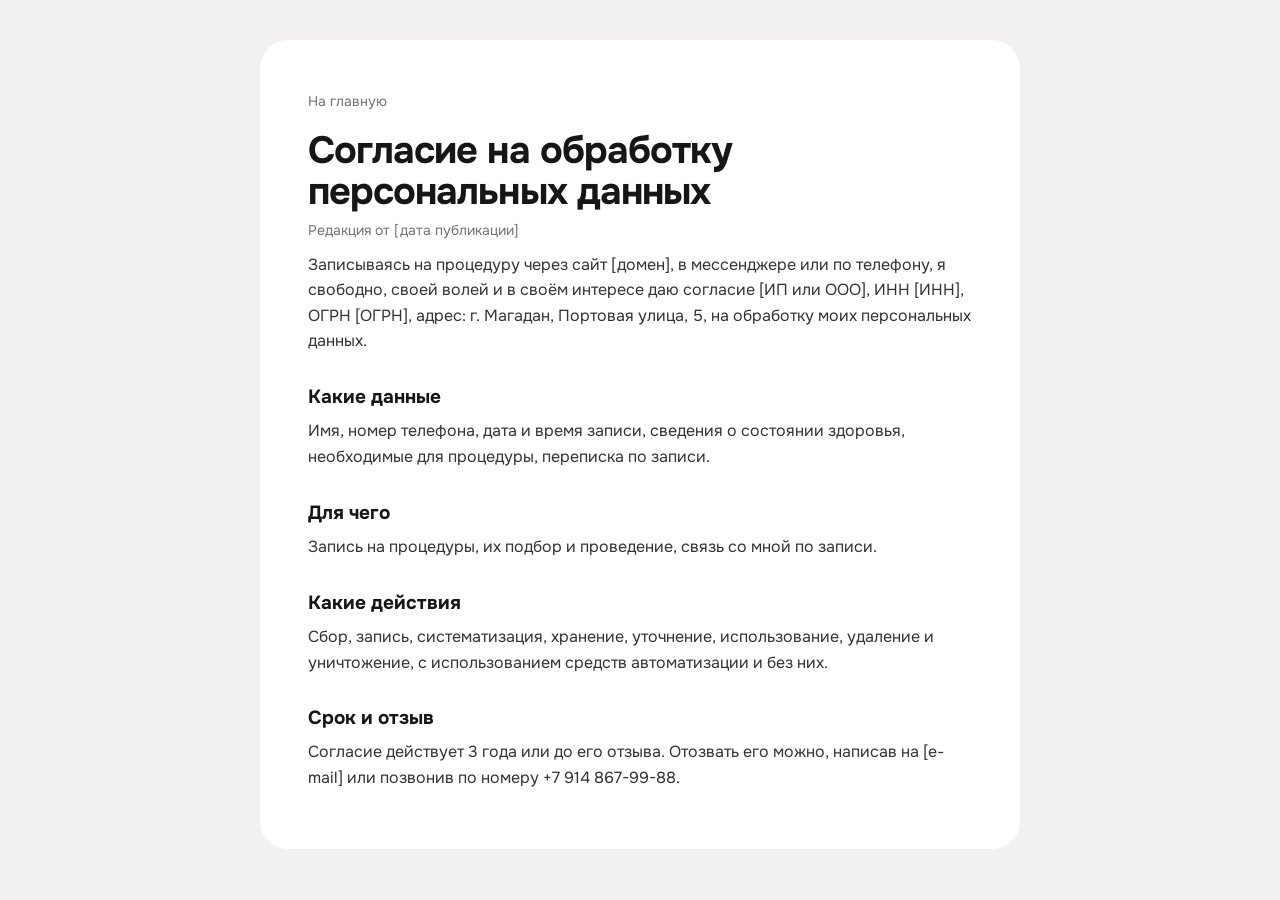
<file: consent.html>
<!doctype html>
<html lang="ru">
<head>
<meta charset="utf-8">
<meta name="viewport" content="width=device-width, initial-scale=1">
<meta name="robots" content="noindex, nofollow">
<title>Согласие на обработку персональных данных | Alian studio</title>
<link rel="icon" href="data:image/svg+xml,%3Csvg xmlns='http://www.w3.org/2000/svg' viewBox='0 0 32 32'%3E%3Crect width='32' height='32' rx='16' fill='%231d2f52'/%3E%3Ctext x='16' y='21.5' text-anchor='middle' font-family='Georgia' font-size='15' fill='%23f3efe6'%3EA%3C/text%3E%3C/svg%3E">
<link rel="stylesheet" href="https://fonts.googleapis.com/css2?family=Onest:wght@400;600;700&display=swap">
<link rel="stylesheet" href="doc.css">
</head>
<body>
<main class="doc">
  <a class="back" href="index.html">На главную</a>
  <h1>Согласие на обработку персональных данных</h1>
  <p class="upd">Редакция от [дата публикации]</p>

  <p>Записываясь на процедуру через сайт [домен], в мессенджере или по телефону, я свободно, своей волей и в своём
  интересе даю согласие [ИП или ООО], ИНН [ИНН], ОГРН [ОГРН], адрес:
  г. Магадан, Портовая улица, 5, на обработку моих персональных данных.</p>

  <h2>Какие данные</h2>
  <p>Имя, номер телефона, дата и время записи, сведения о состоянии здоровья, необходимые для процедуры, переписка по записи.</p>

  <h2>Для чего</h2>
  <p>Запись на процедуры, их подбор и проведение, связь со мной по записи.</p>

  <h2>Какие действия</h2>
  <p>Сбор, запись, систематизация, хранение, уточнение, использование, 
  удаление и уничтожение, с использованием средств автоматизации и без них.</p>

  <h2>Срок и отзыв</h2>
  <p>Согласие действует 3 года или до его отзыва. Отозвать его можно, написав на [e-mail] или позвонив
  по номеру +7 914 867-99-88.</p>
</main>
</body>
</html>
</file>
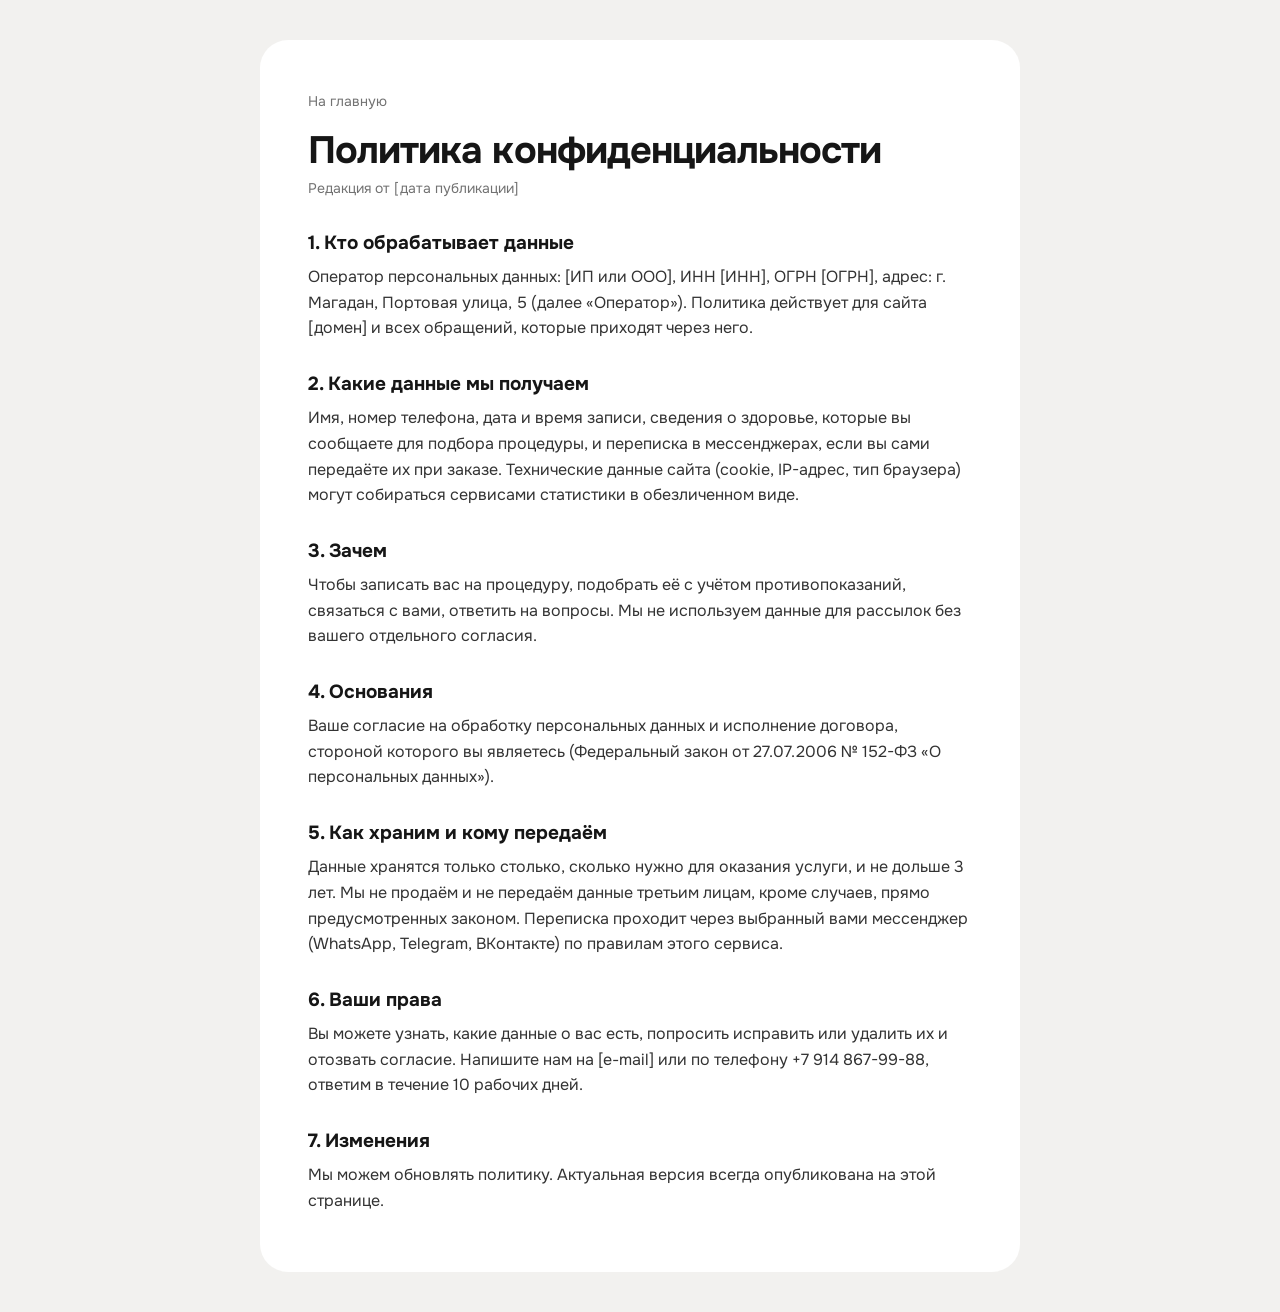
<file: privacy.html>
<!doctype html>
<html lang="ru">
<head>
<meta charset="utf-8">
<meta name="viewport" content="width=device-width, initial-scale=1">
<meta name="robots" content="noindex, nofollow">
<title>Политика конфиденциальности | Alian studio</title>
<link rel="icon" href="data:image/svg+xml,%3Csvg xmlns='http://www.w3.org/2000/svg' viewBox='0 0 32 32'%3E%3Crect width='32' height='32' rx='16' fill='%231d2f52'/%3E%3Ctext x='16' y='21.5' text-anchor='middle' font-family='Georgia' font-size='15' fill='%23f3efe6'%3EA%3C/text%3E%3C/svg%3E">
<link rel="stylesheet" href="https://fonts.googleapis.com/css2?family=Onest:wght@400;600;700&display=swap">
<link rel="stylesheet" href="doc.css">
</head>
<body>
<main class="doc">
  <a class="back" href="index.html">На главную</a>
  <h1>Политика конфиденциальности</h1>
  <p class="upd">Редакция от [дата публикации]</p>

  <h2>1. Кто обрабатывает данные</h2>
  <p>Оператор персональных данных: [ИП или ООО], ИНН [ИНН], ОГРН [ОГРН],
  адрес: г. Магадан, Портовая улица, 5 (далее «Оператор»). Политика действует для сайта [домен] и всех
  обращений, которые приходят через него.</p>

  <h2>2. Какие данные мы получаем</h2>
  <p>Имя, номер телефона, дата и время записи, сведения о здоровье, которые вы сообщаете для подбора процедуры, и переписка в
  мессенджерах, если вы сами передаёте их при заказе. Технические данные сайта (cookie, IP-адрес, тип
  браузера) могут собираться сервисами статистики в обезличенном виде.</p>

  <h2>3. Зачем</h2>
  <p>Чтобы записать вас на процедуру, подобрать её с учётом противопоказаний, связаться с вами,
  ответить на вопросы. Мы не используем данные для рассылок без вашего отдельного согласия.</p>

  <h2>4. Основания</h2>
  <p>Ваше согласие на обработку персональных данных и исполнение договора, стороной которого вы являетесь
  (Федеральный закон от 27.07.2006 № 152-ФЗ «О персональных данных»).</p>

  <h2>5. Как храним и кому передаём</h2>
  <p>Данные хранятся только столько, сколько нужно для оказания услуги, и не дольше 3 лет. Мы не продаём
  и не передаём данные третьим лицам, кроме случаев, прямо
  предусмотренных законом. Переписка проходит через выбранный вами мессенджер (WhatsApp, Telegram,
  ВКонтакте) по правилам этого сервиса.</p>

  <h2>6. Ваши права</h2>
  <p>Вы можете узнать, какие данные о вас есть, попросить исправить или удалить их и отозвать согласие.
  Напишите нам на [e-mail] или по телефону +7 914 867-99-88, ответим в течение 10 рабочих дней.</p>

  <h2>7. Изменения</h2>
  <p>Мы можем обновлять политику. Актуальная версия всегда опубликована на этой странице.</p>
</main>
</body>
</html>
</file>
<file: doc.css>
:root { --page: #f2f1ef; --card: #fff; --ink: #161616; --muted: #727272; --accent: #1d2f52 }
* { box-sizing: border-box }
body { margin: 0; background: var(--page); color: var(--ink); font: 400 16px/1.6 "Onest", system-ui, sans-serif; padding: 16px }
.doc { max-width: 760px; margin: 24px auto; background: var(--card); border-radius: 28px; padding: clamp(24px, 5vw, 48px) }
.back { color: var(--muted); text-decoration: none; font-size: 14px }
.back:hover { color: var(--ink) }
h1 { font-size: clamp(28px, 4vw, 38px); letter-spacing: -0.025em; line-height: 1.1; margin: 16px 0 6px }
h2 { font-size: 19px; margin: 28px 0 6px }
p { margin: 0 0 10px; color: #333 }
.upd { color: var(--muted); font-size: 14px }
</file>
